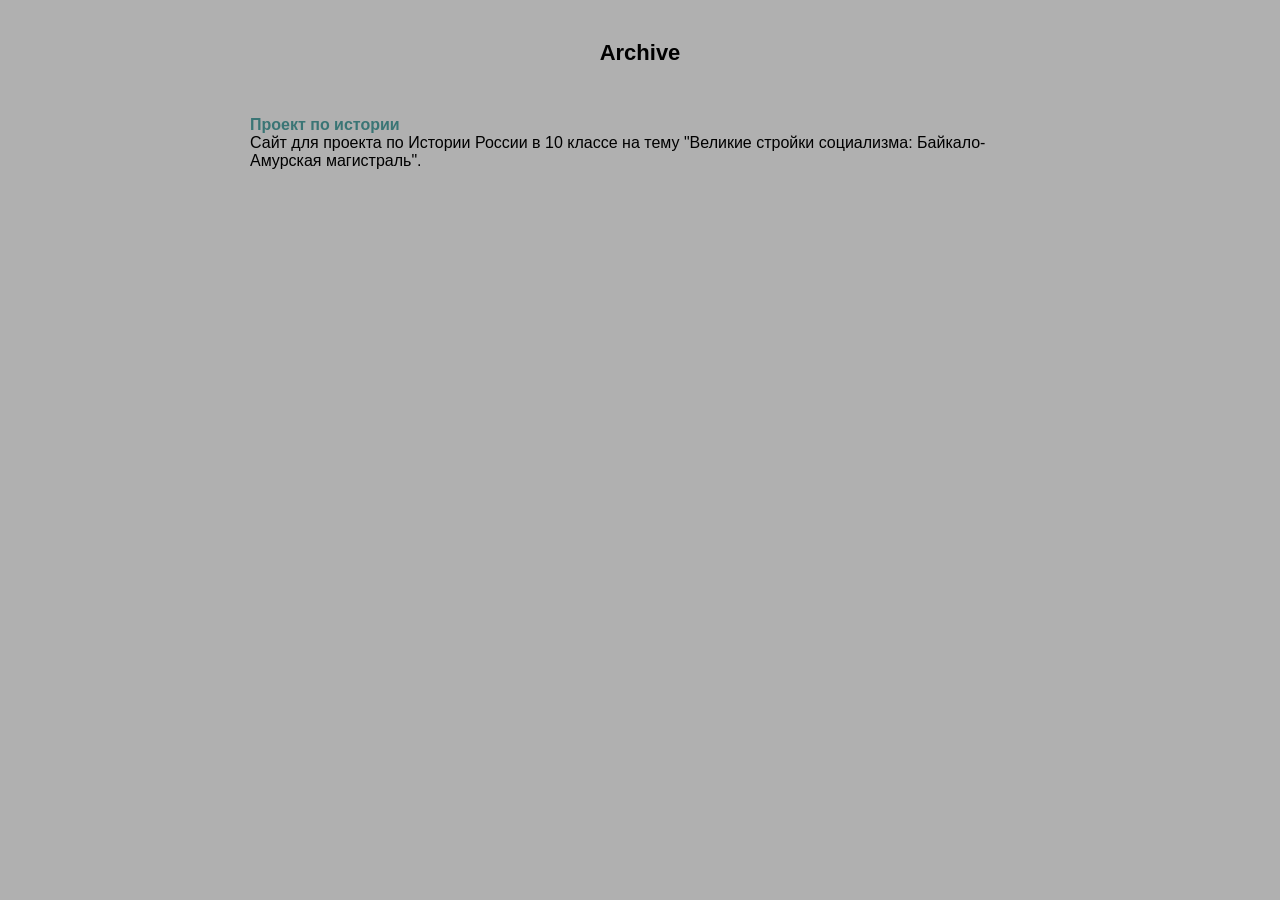
<file: archive/index.html>
<!DOCTYPE html>
<html lang="en">
<head>
    <meta charset="UTF-8">
    <meta name="viewport" content="width=device-width, initial-scale=1.0">
    <title>Archive | the-new-day</title>

    <link rel="stylesheet" href="/styles/general.css">
    <link rel="stylesheet" href="/styles/mainpage.css">
    <link rel="stylesheet" href="/styles/archive.css">
</head>
<body>
    <h1 class="main-header">Archive</h1>

    
    <div id="content">
        <div class="description-list">
            <div class="description-list__item">
                <a class="description-list__item-link" href="/archive/history-project/">
                    Проект по истории
                </a>

                <p class="description-list__item-text">
                    Сайт для проекта по Истории России в 10 классе на тему "Великие стройки социализма: Байкало-Амурская магистраль".
                </p>
            </div>
        </div>
    </div>
</body>
</html>
</file>
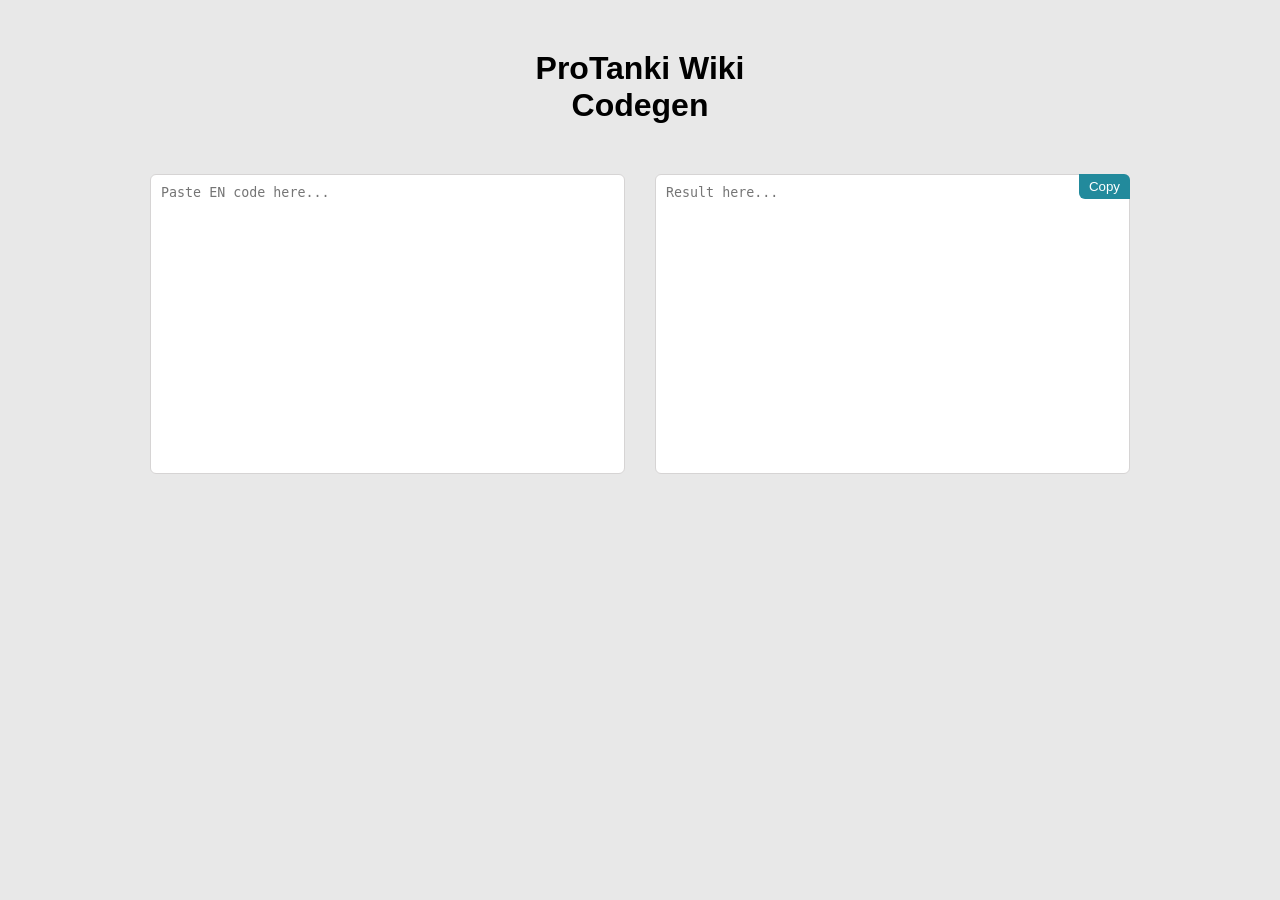
<file: br-paint-codegen/index.html>
<!DOCTYPE html>
<html lang="en">
<head>
    <meta charset="UTF-8">
    <meta name="viewport" content="width=device-width, initial-scale=1.0">
    <title>ProTanki Wiki — Codegen</title>

    <link rel="stylesheet" type="text/css" href="style.css"> 
</head>
<body>
    <div class="container">
        <h1 class="main-header">
            ProTanki Wiki<br>Codegen
        </h1>
        <div class="forms">
            <div class="textarea-container">
                <textarea name="input" id="inputCode" placeholder="Paste EN code here..."></textarea>
            </div>
            <div class="textarea-container">
                <textarea id="outputCode" readonly placeholder="Result here..."></textarea>
                <button class="textarea-copy" id="copyBtn" data-for="outputCode" type="button">
                Copy
                </button>
            </div>
        </div>
    </div>
    
    <script type="text/javascript" src="script.js"></script>
</body>
</html>
</file>
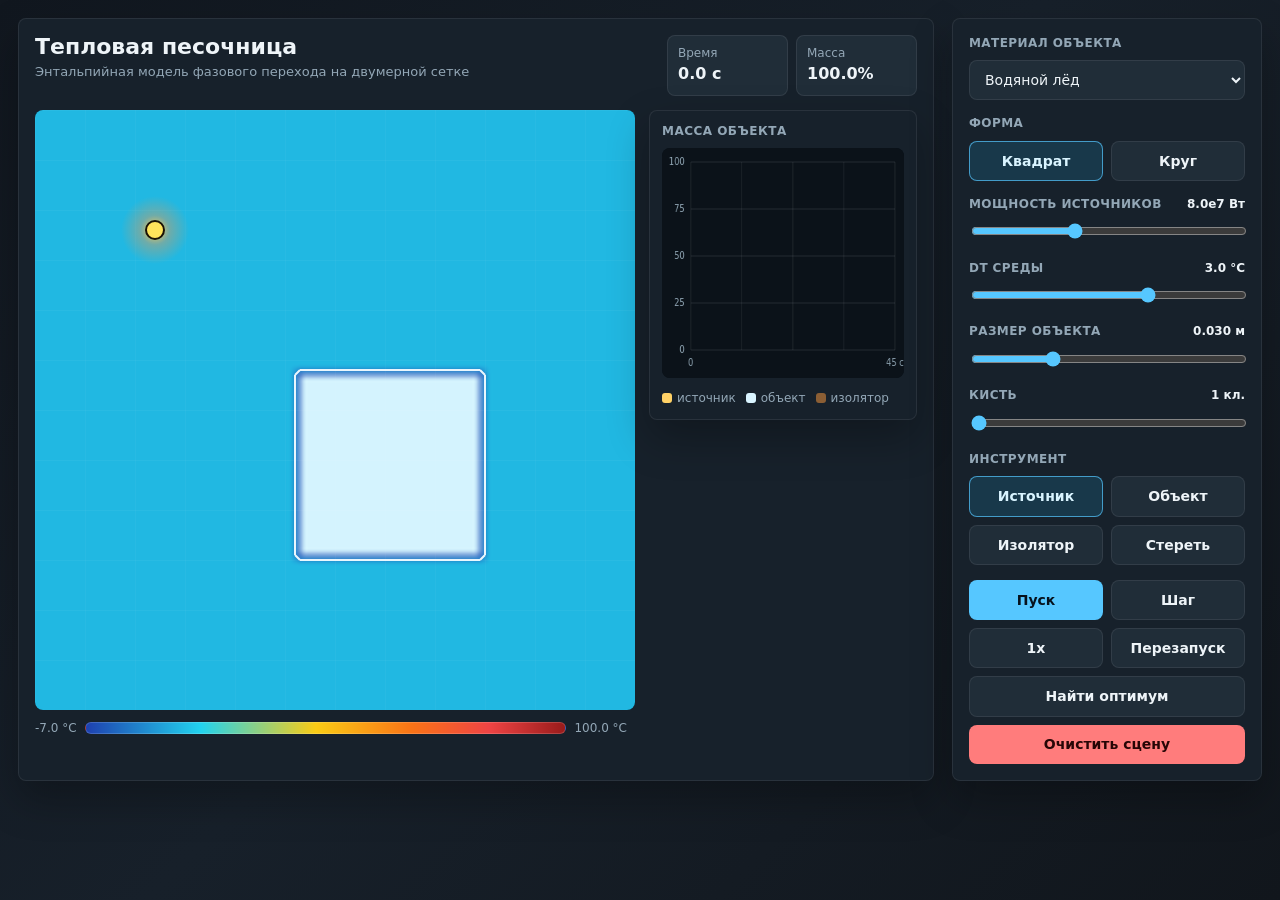
<file: phys/index.html>
<!DOCTYPE html>
<html lang="ru">
<head>
<meta charset="UTF-8">
<meta name="viewport" content="width=device-width, initial-scale=1.0">
<title>Тепловая песочница</title>
<link rel="stylesheet" href="style.css">
</head>
<body>
  <main class="app">
    <section class="workspace">
      <div class="topbar">
        <div>
          <h1>Тепловая песочница</h1>
          <p class="sub">Энтальпийная модель фазового перехода на двумерной сетке</p>
        </div>
        <div class="readouts">
          <div><span>Время</span><b id="timeReadout">0.0 c</b></div>
          <div><span>Масса</span><b id="massReadout">100%</b></div>
        </div>
      </div>

      <div class="canvasRow">
        <div class="fieldPanel">
          <canvas id="cv" aria-label="Тепловое поле"></canvas>
          <div class="thermalLegend" aria-label="Шкала температуры">
            <span id="tempScaleMin">-- °C</span>
            <div class="thermalRamp"></div>
            <span id="tempScaleMax">-- °C</span>
          </div>
        </div>
        <aside class="graphPanel">
          <div class="panelTitle">Масса объекта</div>
          <canvas id="massGraph" aria-label="График массы объекта"></canvas>
          <div class="legend">
            <span><i class="hot"></i>источник</span>
            <span><i class="object"></i>объект</span>
            <span><i class="insul"></i>изолятор</span>
            <!-- <span><i class="cooler"></i>охладитель</span> -->
          </div>
        </aside>
      </div>
    </section>

    <aside class="panel">
      <div class="section">
        <label for="materialSelect">Материал объекта</label>
        <select id="materialSelect"></select>
      </div>

      <div class="section split">
        <label>Форма</label>
        <div class="segmented" id="shapeControls">
          <button type="button" data-shape="square" class="active">Квадрат</button>
          <button type="button" data-shape="circle">Круг</button>
        </div>
      </div>

      <div class="section">
        <label for="powerSlider">Мощность источников <b id="powerValue"></b></label>
        <input id="powerSlider" type="range" min="10000000" max="200000000" step="1000000">
      </div>

      <div class="section">
        <label for="ambientSlider">dT среды <b id="ambientValue"></b></label>
        <input id="ambientSlider" type="range" min="-10" max="10" step="0.1">
      </div>

      <div class="section">
        <label for="sizeSlider">Размер объекта <b id="sizeValue"></b></label>
        <input id="sizeSlider" type="range" min="0.01" max="0.08" step="0.001">
      </div>

      <div class="section">
        <label for="brushSlider">Кисть <b id="brushValue"></b></label>
        <input id="brushSlider" type="range" min="1" max="4" step="1">
      </div>

      <div class="section">
        <label>Инструмент</label>
        <div class="toolGrid" id="toolControls">
          <button type="button" data-tool="source" class="active">Источник</button>
          <button type="button" data-tool="object">Объект</button>
          <button type="button" data-tool="insulator">Изолятор</button>
          <!-- <button type="button" data-tool="cooler">Охладитель</button> -->
          <button type="button" data-tool="eraser">Стереть</button>
        </div>
      </div>

      <div class="buttonGrid">
        <button id="runBtn" type="button">Пуск</button>
        <button id="stepBtn" type="button" class="ghost">Шаг</button>
        <button id="speedBtn" type="button" class="ghost">1x</button>
        <button id="resetBtn" type="button" class="ghost">Перезапуск</button>
        <button id="optBtn" type="button" class="ghost wide">Найти оптимум</button>
        <button id="clearBtn" type="button" class="danger wide">Очистить сцену</button>
      </div>
    </aside>
  </main>

  <script src="js/config.js"></script>
  <script src="js/sim.js"></script>
  <script src="js/marching.js"></script>
  <script src="js/thermalPalette.js"></script>
  <script src="js/render.js"></script>
  <script src="js/temperatureProbe.js"></script>
  <script src="js/main.js"></script>
</body>
</html>
</file>
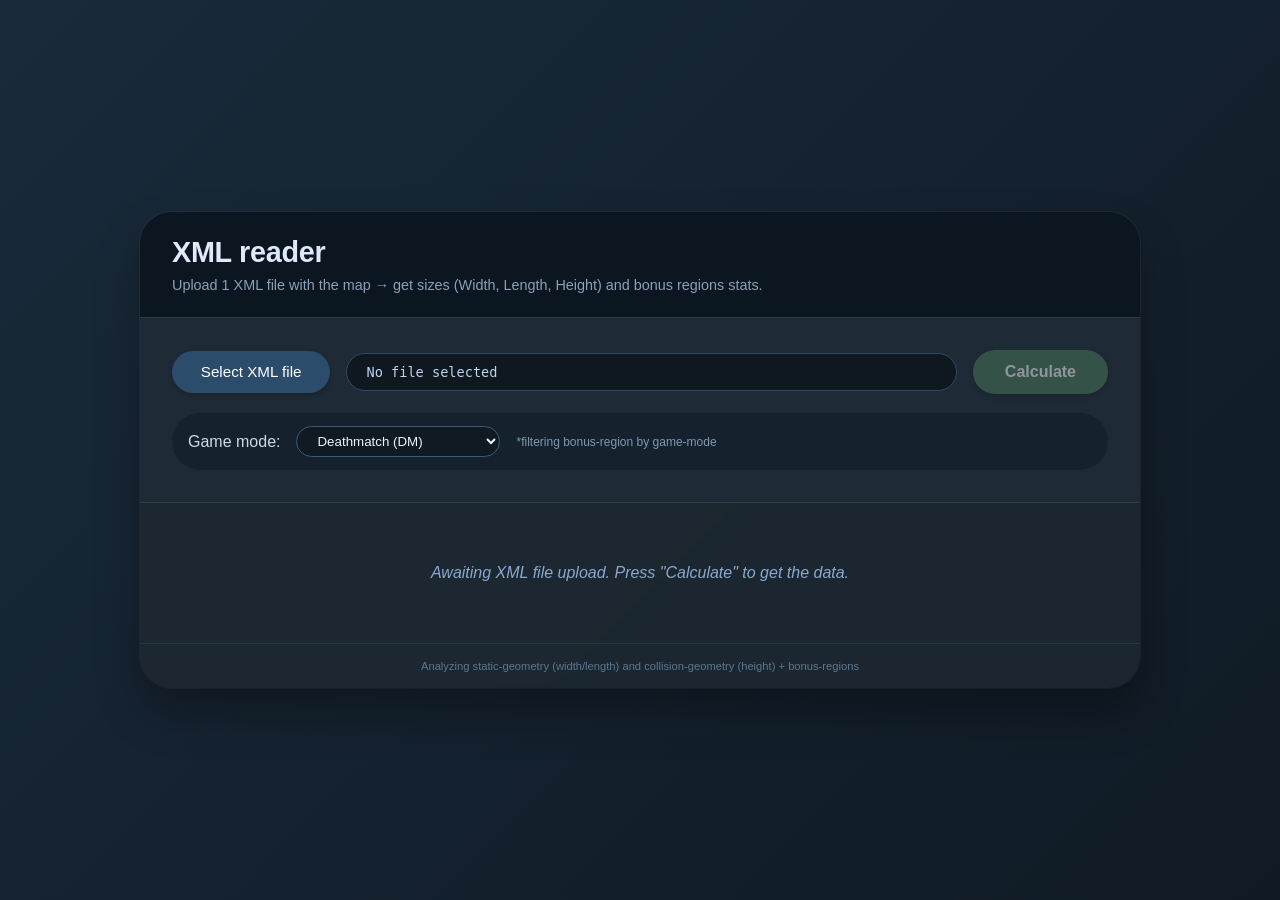
<file: ptmap/index.html>
<!DOCTYPE html>
<html lang="ru">
<head>
    <meta charset="UTF-8">
    <meta name="viewport" content="width=device-width, initial-scale=1.0">
    <title>Calculate map stats (Static Geometry & Bonus Regions)</title>
    
    <link rel="stylesheet" href="style.css">
</head>
<body>
<div class="container">
    <div class="header">
        <h1>XML reader</h1>
        <p>Upload 1 XML file with the map → get sizes (Width, Length, Height) and bonus regions stats.</p>
    </div>
    <div class="upload-area">
        <div class="file-input-wrapper">
            <label class="file-label" for="fileInput">
                Select XML file
            </label>
            <input type="file" id="fileInput" accept=".xml">
            <span id="fileNameDisplay" class="file-name">No file selected</span>
            <button id="analyzeBtn" class="analyze-btn" disabled>Calculate</button>
        </div>
        <div class="mode-selector">
            <label>Game mode:</label>
            <select id="gameMode">
                <option value="dm">Deathmatch (DM)</option>
                <option value="tdm">Team Deathmatch (TDM)</option>
                <option value="ctf">Capture The Flag (CTF)</option>
            </select>
            <span style="font-size: 0.75rem; color:#7f98b0;">*filtering bonus-region by game-mode</span>
        </div>
    </div>

    <div class="result-area" id="resultArea">
        <div class="empty-state">
            Awaiting XML file upload. Press "Calculate" to get the data.
        </div>
    </div>
    <footer> 
        Analyzing static-geometry (width/length) and collision-geometry (height) + bonus-regions
    </footer>
</div>

<script src="script.js"></script>
</body>
</html>
</file>
<file: styles/general.css>
* {
    margin: 0;
    padding: 0;
    box-sizing: border-box;
}

body {
    background-color: rgb(176, 176, 176);
    font-family:'Trebuchet MS', 'Lucida Sans Unicode', 'Lucida Grande', 'Lucida Sans', Arial, sans-serif;
}

a, a:visited {
    text-decoration: none;
    font-weight: 600;
    color: rgb(58, 117, 117);
}

.main-header {
    font-size: 22px;
    text-align: center;
}

#content {
    width: 780px;
    margin: auto;
}
</file>
<file: styles/mainpage.css>
body {
    min-height: 100vh;
    padding-top: 40px;
}

#mainLinks {
    display: flex;
    justify-content: center;
    margin-top: 200px;
}
</file>
<file: styles/archive.css>
.main-header {
    margin-bottom: 50px;
}
</file>
<file: br-paint-codegen/style.css>
* {
    padding: 0;
    margin: 0;
    box-sizing: border-box;
}

body {
    background: #e8e8e8;
    font-family: Arial, sans-serif;
}

.container {
    padding: 50px 150px;
}

.main-header {
    text-align: center;
    margin-bottom: 50px;
}

textarea {
    resize: none;
    width: 100%;
    padding: 10px;
    border: 1px solid #d6d4d4;
    border-radius: 6px;
    font-family: monospace;
}

textarea:focus {
    outline: 1px solid #228a9c;
}

.forms .textarea-container {
    height: 300px;
    width: calc(50% - 15px);
    position: relative;
}

.forms textarea {
    height: 300px;
}

.forms {
    display: flex;
    justify-content: space-between;
}

.textarea-copy {
    border: none;
    padding: 5px 10px;
    background: #228a9c;
    color: white;
    border-radius: 0 6px;
    position: absolute;
    right: 0;
    cursor: pointer;
    transition: 0.1s;
}

.textarea-copy:hover {
    background: #2bb6cf;
}

.textarea-copy:active {
    background: #64ccf5;
}
</file>
<file: phys/style.css>
:root{
  --bg:#10151b;
  --panel:#17212b;
  --panel2:#202d38;
  --ink:#eef4f8;
  --muted:#93a7b6;
  --line:rgba(255,255,255,.08);
  --accent:#56c7ff;
  --good:#68d391;
  --bad:#ff6b6b;
}
*{box-sizing:border-box}
html,body{margin:0;min-height:100%}
body{
  background:linear-gradient(135deg,#11171f,#17202a 48%,#11161c);
  color:var(--ink);
  font:14px/1.45 system-ui,Segoe UI,Roboto,Arial,sans-serif;
  padding:18px;
  user-select:none;
}
button,input,select{font:inherit}
.app{
  display:grid;
  grid-template-columns:minmax(720px,980px) 310px;
  gap:18px;
  max-width:1320px;
  margin:0 auto;
}
.workspace,.panel,.graphPanel{
  background:var(--panel);
  border:1px solid var(--line);
  box-shadow:0 18px 42px rgba(0,0,0,.28);
}
.workspace{border-radius:8px;padding:16px}
.topbar{
  display:flex;
  justify-content:space-between;
  gap:16px;
  align-items:flex-start;
  margin-bottom:14px;
}
h1{font-size:22px;line-height:1.1;margin:0 0 4px}
.sub{margin:0;color:var(--muted);font-size:13px}
.readouts{
  display:grid;
  grid-template-columns:repeat(2,minmax(92px,1fr));
  gap:8px;
  min-width:250px;
}
.readouts div{
  background:var(--panel2);
  border:1px solid var(--line);
  border-radius:8px;
  padding:9px 10px;
}
.readouts span{display:block;color:var(--muted);font-size:12px}
.readouts b{font-variant-numeric:tabular-nums;font-size:16px}
.canvasRow{display:grid;grid-template-columns:auto 1fr;gap:14px;align-items:start}
.fieldPanel{width:600px;max-width:100%}
canvas{
  display:block;
  background:#071018;
  border-radius:8px;
}
#cv{
  width:600px;
  height:600px;
  cursor:crosshair;
  touch-action:none;
}
.thermalLegend{
  display:grid;
  grid-template-columns:auto 1fr auto auto;
  align-items:center;
  gap:8px;
  color:var(--muted);
  font-size:12px;
  margin-top:10px;
  font-variant-numeric:tabular-nums;
}
.thermalRamp{
  height:12px;
  border-radius:8px;
  border:1px solid rgba(255,255,255,.16);
  background:linear-gradient(90deg,#1e40af 0%,#22d3ee 24%,#facc15 48%,#f97316 68%,#ef4444 84%,#991b1b 100%);
}
.graphPanel{
  border-radius:8px;
  padding:12px;
  min-width:260px;
}
.panelTitle{
  color:var(--muted);
  font-size:12px;
  text-transform:uppercase;
  letter-spacing:.04em;
  font-weight:700;
  margin-bottom:8px;
}
#massGraph{width:100%;height:230px}
.legend{display:flex;gap:10px;flex-wrap:wrap;color:var(--muted);font-size:12px;margin-top:12px}
.legend i{display:inline-block;width:10px;height:10px;border-radius:3px;margin-right:5px;vertical-align:-1px}
.legend .hot{background:#ffd166}.legend .object{background:#d9f4ff}
.legend .insul{background:#8b5e34}.legend .cooler{background:#36d0ff}
.panel{
  border-radius:8px;
  padding:16px;
  align-self:start;
}
.section{margin-bottom:15px}
.section label{
  display:flex;
  justify-content:space-between;
  gap:8px;
  color:var(--muted);
  font-size:12px;
  text-transform:uppercase;
  letter-spacing:.035em;
  font-weight:700;
  margin-bottom:8px;
}
.section label b{color:var(--ink);font-weight:700;text-transform:none;letter-spacing:0}
select{
  width:100%;
  border:1px solid var(--line);
  background:var(--panel2);
  color:var(--ink);
  border-radius:8px;
  padding:10px 11px;
}
input[type=range]{width:100%;accent-color:var(--accent)}
.segmented,.toolGrid,.buttonGrid{display:grid;gap:8px}
.segmented{grid-template-columns:1fr 1fr}
.toolGrid{grid-template-columns:1fr 1fr}
button{
  border:0;
  border-radius:8px;
  min-height:39px;
  padding:9px 10px;
  color:#06121d;
  background:var(--accent);
  font-weight:750;
  cursor:pointer;
}
button.ghost,.segmented button,.toolGrid button{
  background:var(--panel2);
  color:var(--ink);
  border:1px solid var(--line);
}
button.active{
  background:#18384a;
  color:#d9f4ff;
  border-color:rgba(86,199,255,.7);
}
button.danger{background:#ff7c7c;color:#270606}
.buttonGrid{grid-template-columns:1fr 1fr;margin-top:8px}
.buttonGrid .wide{grid-column:1/-1}
@media (max-width:1100px){
  .app{grid-template-columns:1fr}
  .panel{order:-1}
  .canvasRow{grid-template-columns:1fr}
  .fieldPanel{width:min(100%,600px)}
  #cv{width:100%;height:auto;aspect-ratio:1}
  .readouts{min-width:0}
}
</file>
<file: ptmap/style.css>
* {
    box-sizing: border-box;
}

body {
    font-family: 'Segoe UI', Tahoma, Geneva, Verdana, sans-serif;
    background: linear-gradient(135deg, #1a2a3a 0%, #0f1a24 100%);
    margin: 0;
    min-height: 100vh;
    display: flex;
    justify-content: center;
    align-items: center;
    padding: 2rem;
}

.container {
    max-width: 1000px;
    width: 100%;
    background: rgba(30, 40, 50, 0.85);
    backdrop-filter: blur(2px);
    border-radius: 2rem;
    box-shadow: 0 25px 45px rgba(0, 0, 0, 0.3), 0 0 0 1px rgba(255, 255, 255, 0.05);
    overflow: hidden;
    transition: all 0.2s ease;
}

.header {
    background: #0b1620;
    padding: 1.5rem 2rem;
    border-bottom: 1px solid #2d3e4e;
}

.header h1 {
    margin: 0;
    font-size: 1.8rem;
    font-weight: 600;
    background: linear-gradient(135deg, #e0eafc, #cfdef3);
    -webkit-background-clip: text;
    background-clip: text;
    color: transparent;
    letter-spacing: -0.3px;
}

.header p {
    margin: 0.5rem 0 0;
    color: #8aa1b9;
    font-size: 0.9rem;
}

.upload-area {
    padding: 2rem;
    background: #1e2a36;
    border-bottom: 1px solid #2c3e4a;
}

.file-input-wrapper {
    display: flex;
    flex-wrap: wrap;
    gap: 1rem;
    align-items: center;
    justify-content: space-between;
}

.file-label {
    background: #2c4c6c;
    color: white;
    padding: 0.8rem 1.8rem;
    border-radius: 40px;
    font-weight: 500;
    cursor: pointer;
    transition: all 0.2s;
    display: inline-flex;
    align-items: center;
    gap: 8px;
    font-size: 0.95rem;
    box-shadow: 0 2px 5px rgba(0,0,0,0.2);
}

.file-label:hover {
    background: #3e6a8c;
    transform: translateY(-1px);
}

#fileInput {
    display: none;
}

.file-name {
    background: #0f171f;
    padding: 0.6rem 1.2rem;
    border-radius: 40px;
    color: #bbd4f0;
    font-family: monospace;
    font-size: 0.85rem;
    flex: 1;
    min-width: 180px;
    border: 1px solid #2c4a66;
    word-break: break-all;
}

.analyze-btn {
    background: #4c7a5c;
    border: none;
    padding: 0.8rem 2rem;
    border-radius: 40px;
    font-weight: bold;
    color: white;
    cursor: pointer;
    transition: 0.2s;
    font-size: 1rem;
    display: inline-flex;
    align-items: center;
    gap: 8px;
    box-shadow: 0 2px 6px rgba(0,0,0,0.3);
}

.analyze-btn:hover:not(:disabled) {
    background: #5f9a76;
    transform: translateY(-1px);
}

.analyze-btn:disabled {
    opacity: 0.5;
    cursor: not-allowed;
}

.mode-selector {
    margin-top: 1.2rem;
    display: flex;
    align-items: center;
    gap: 1rem;
    flex-wrap: wrap;
    background: #15222e;
    padding: 0.8rem 1rem;
    border-radius: 60px;
}

.mode-selector label {
    color: #cbdbe6;
    font-weight: 500;
}

#gameMode {
    background: #0f1a22;
    color: #eef4ff;
    border: 1px solid #3a5b78;
    padding: 0.4rem 1rem;
    border-radius: 30px;
    font-weight: 500;
    outline: none;
}

.result-area {
    padding: 1.8rem 2rem;
}

.card {
    background: #0f1922e0;
    border-radius: 1.2rem;
    padding: 1.5rem;
    margin-bottom: 1.8rem;
    border-left: 5px solid #4f9da6;
    box-shadow: 0 5px 12px rgba(0,0,0,0.2);
}

.card h3 {
    margin-top: 0;
    margin-bottom: 1rem;
    color: #d9ecff;
    font-weight: 500;
    display: flex;
    align-items: center;
    gap: 8px;
}

.dimensions-grid {
    display: flex;
    flex-wrap: wrap;
    gap: 1.5rem;
    margin: 1rem 0 0.5rem;
}

.dim-item {
    background: #07121c;
    padding: 0.8rem 1.4rem;
    border-radius: 1rem;
    min-width: 120px;
    text-align: center;
}

.dim-label {
    font-size: 0.75rem;
    text-transform: uppercase;
    letter-spacing: 1px;
    color: #7f9cbb;
}

.dim-value {
    font-size: 2rem;
    font-weight: 700;
    color: #f2c94c;
    line-height: 1;
}

.bonus-table {
    width: 100%;
    border-collapse: collapse;
    margin-top: 0.5rem;
}

.bonus-table th, .bonus-table td {
    padding: 0.6rem 0.8rem;
    border-bottom: 1px solid #2a3e50;
    text-align: left;
}

.bonus-table th {
    color: #b9d0f0;
    font-weight: 500;
}

.bonus-table td {
    color: #e2ecff;
    font-family: monospace;
}

.badge-total {
    background: #2c5f6e;
    display: inline-block;
    padding: 0.2rem 0.8rem;
    border-radius: 20px;
    font-size: 0.8rem;
    margin-left: 10px;
}

.error-message {
    background: #5e2a2a;
    border-left: 5px solid #ff8a7a;
    color: #ffcfc7;
    padding: 1rem;
    border-radius: 1rem;
}

.empty-state {
    color: #89a9ce;
    text-align: center;
    padding: 2rem;
    font-style: italic;
}

hr {
    border-color: #2d4155;
    margin: 1rem 0;
}

footer {
    font-size: 0.7rem;
    text-align: center;
    padding: 1rem;
    color: #5b7893;
    border-top: 1px solid #233745;
}
</file>
